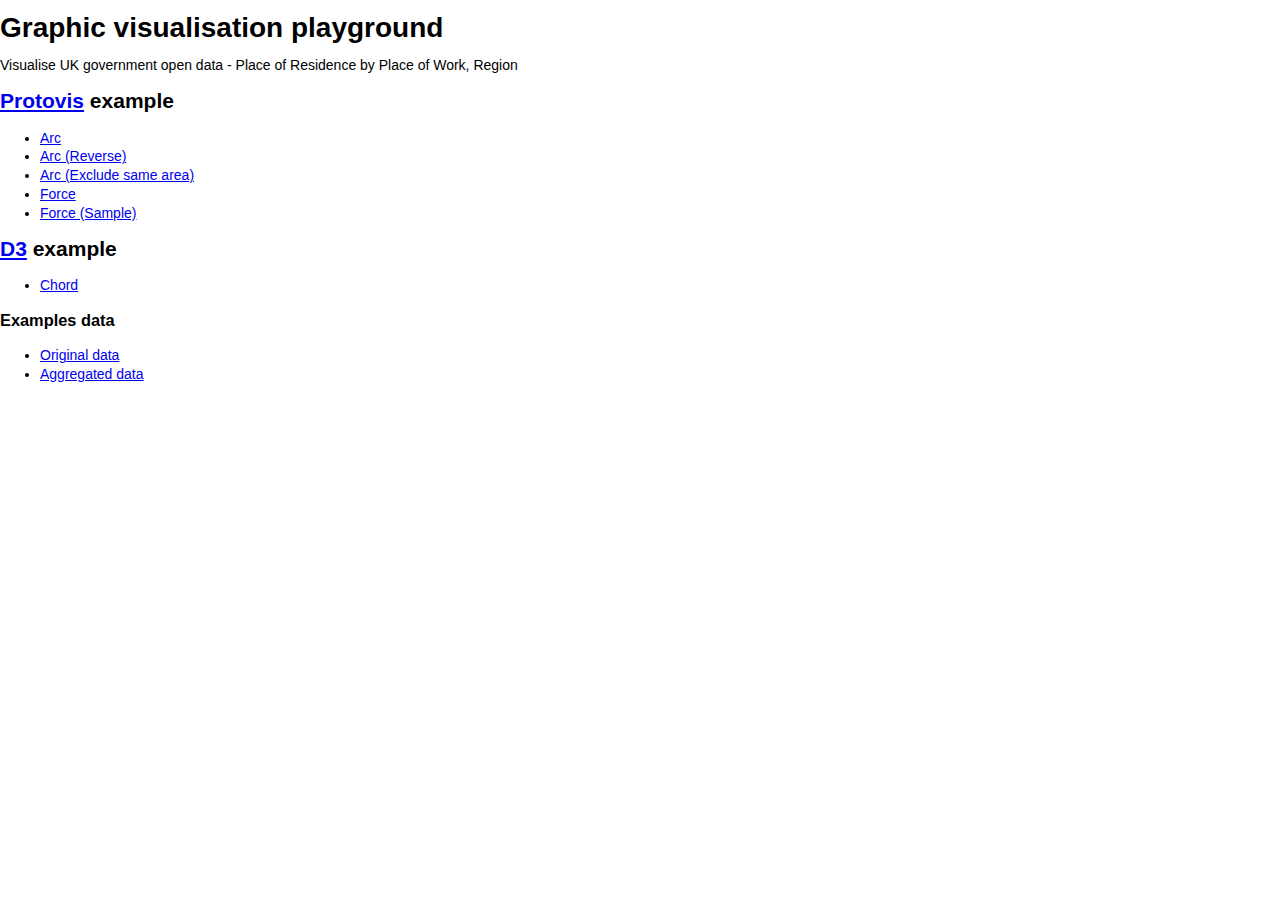
<file: index.html>
<!DOCTYPE html PUBLIC "-//W3C//DTD XHTML 1.0 Transitional//EN" "http://www.w3.org/TR/xhtml1/DTD/xhtml1-transitional.dtd">
<html xmlns="http://www.w3.org/1999/xhtml">
<head>
<title>Index</title>
<link type="text/css" rel="stylesheet" href="css/main.css" />
</head>
<body>

<h1>Graphic visualisation playground</h1>
<p>Visualise UK government open data - Place of Residence by Place of Work, Region</p>

<h2><a href="http://mbostock.github.com/protovis/">Protovis</a> example</h2>
<ul>
      <li><a href="arc.html">Arc</a></li>
      <li><a href="arc_reverse.html">Arc (Reverse)</a></li>
      <li><a href="arc_exc_same_area.html">Arc (Exclude same area)</a></li>
      <li><a href="force.html">Force</a></li>
      <li><a href="force_sample.html">Force (Sample)</a></li>
</ul>

<h2><a href="http://mbostock.github.com/d3/">D3</a> example</h2>
<ul>
      <li><a href="chord.html">Chord</a></li>
</ul>

<h3>Examples data</h3>
<ul>
      <li><a href="http://data.london.gov.uk/datastore/package/place-residence-place-work-region">Original data</a></li>
      <li><a href="http://dl.dropbox.com/u/1479848/place-residence-work-matrix-region-sorted.xls">Aggregated data</a></li>
</ul>

</body>
</html>
</file>
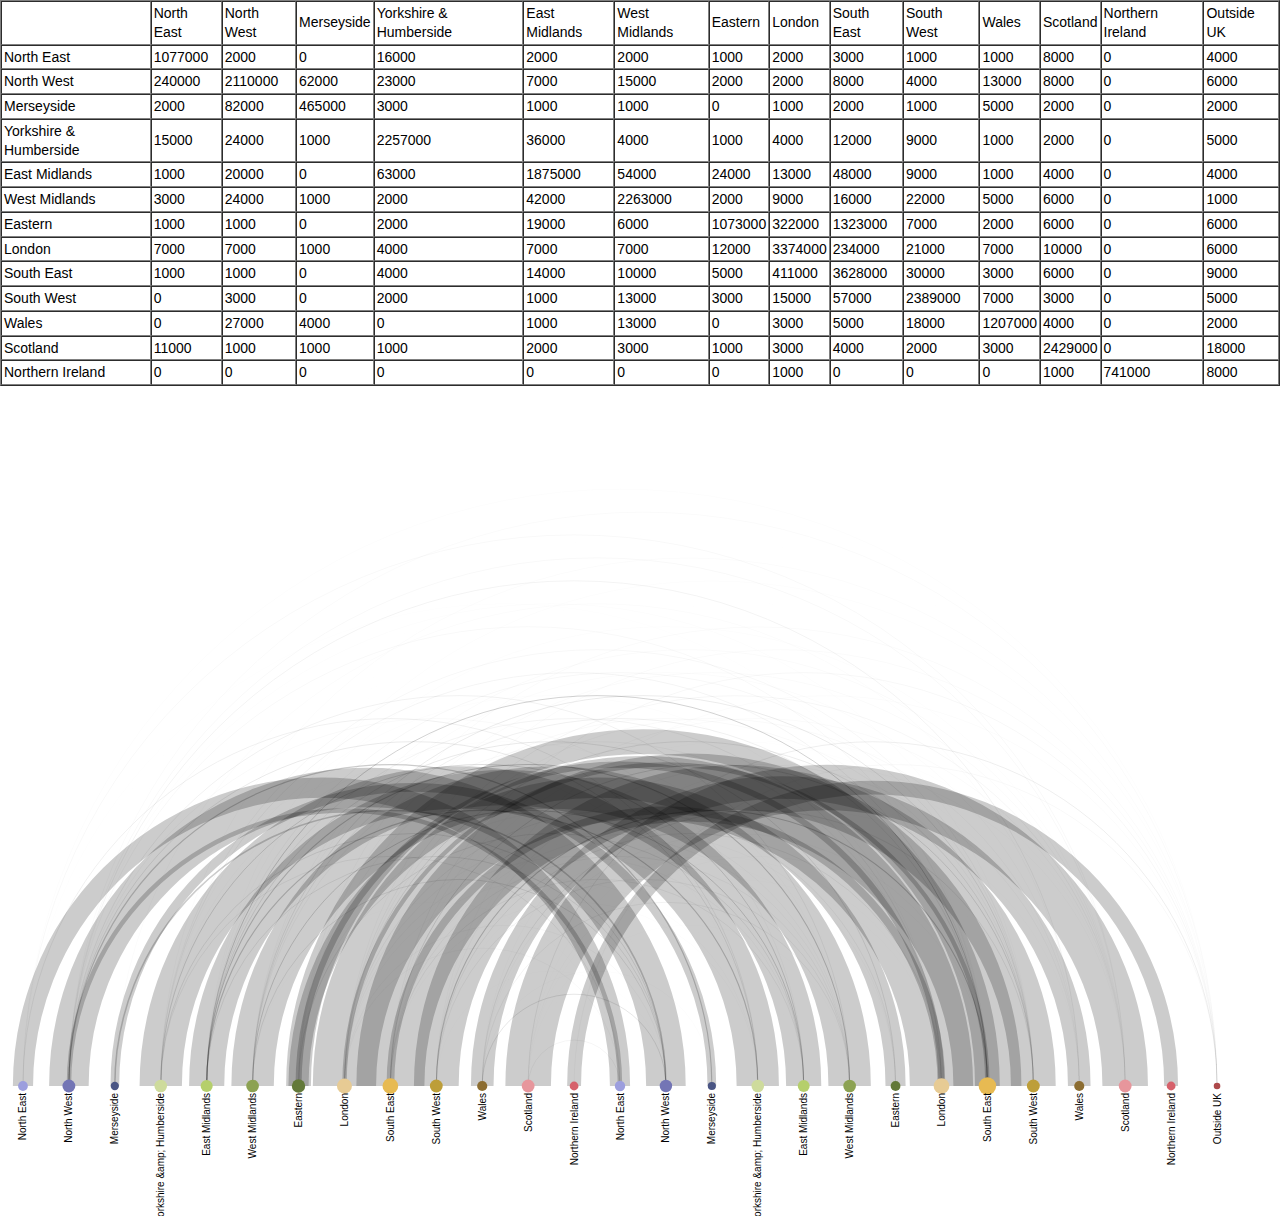
<file: arc.html>
<!DOCTYPE html PUBLIC "-//W3C//DTD XHTML 1.0 Transitional//EN" "http://www.w3.org/TR/xhtml1/DTD/xhtml1-transitional.dtd">
<html xmlns="http://www.w3.org/1999/xhtml">
<head>
<title>Arc</title>
<link type="text/css" rel="stylesheet" href="css/main.css" />
</head>
<body>

<table cellspacing="0" cellpadding="0" border="1" id="tblMain_0" class="tblGenFixed">
  <tbody>
    <tr>
    	<td></td>
      <td>North East</td>
      <td>North West</td>
      <td>Merseyside</td>
      <td>Yorkshire &amp; Humberside</td>
      <td>East Midlands</td>
      <td>West Midlands</td>
      <td>Eastern</td>
      <td>London</td>
      <td>South East</td>
      <td>South West</td>
      <td>Wales</td>
      <td>Scotland</td>
      <td>Northern Ireland</td>
      <td>Outside UK</td>
      
    </tr>
    <tr>
      <td class="s0">North East</td>
      <td class="s1">1077000</td>
      <td class="s1">2000</td>
      <td class="s1">0</td>
      <td class="s1">16000</td>
      <td class="s1">2000</td>
      <td class="s1">2000</td>
      <td class="s1">1000</td>
      <td class="s1">2000</td>
      <td class="s1">3000</td>
      <td class="s1">1000</td>
      <td class="s1">1000</td>
      <td class="s1">8000</td>
      <td class="s1">0</td>
      <td class="s1">4000</td>
    </tr>
    <tr>
      
      <td class="s0">North West</td>
      <td class="s1">240000</td>
      <td class="s1">2110000</td>
      <td class="s1">62000</td>
      <td class="s1">23000</td>
      <td class="s1">7000</td>
      <td class="s1">15000</td>
      <td class="s1">2000</td>
      <td class="s1">2000</td>
      <td class="s1">8000</td>
      <td class="s1">4000</td>
      <td class="s1">13000</td>
      <td class="s1">8000</td>
      <td class="s1">0</td>
      <td class="s1">6000</td>
    </tr>
    <tr>
      
      <td class="s0">Merseyside</td>
      <td class="s1">2000</td>
      <td class="s1">82000</td>
      <td class="s1">465000</td>
      <td class="s1">3000</td>
      <td class="s1">1000</td>
      <td class="s1">1000</td>
      <td class="s1">0</td>
      <td class="s1">1000</td>
      <td class="s1">2000</td>
      <td class="s1">1000</td>
      <td class="s1">5000</td>
      <td class="s1">2000</td>
      <td class="s1">0</td>
      <td class="s1">2000</td>
    </tr>
    <tr>
      
      <td class="s0">Yorkshire &amp; Humberside</td>
      <td class="s1">15000</td>
      <td class="s1">24000</td>
      <td class="s1">1000</td>
      <td class="s1">2257000</td>
      <td class="s1">36000</td>
      <td class="s1">4000</td>
      <td class="s1">1000</td>
      <td class="s1">4000</td>
      <td class="s1">12000</td>
      <td class="s1">9000</td>
      <td class="s1">1000</td>
      <td class="s1">2000</td>
      <td class="s1">0</td>
      <td class="s1">5000</td>
    </tr>
    <tr>
      
      <td class="s0">East Midlands</td>
      <td class="s1">1000</td>
      <td class="s1">20000</td>
      <td class="s1">0</td>
      <td class="s1">63000</td>
      <td class="s1">1875000</td>
      <td class="s1">54000</td>
      <td class="s1">24000</td>
      <td class="s1">13000</td>
      <td class="s1">48000</td>
      <td class="s1">9000</td>
      <td class="s1">1000</td>
      <td class="s1">4000</td>
      <td class="s1">0</td>
      <td class="s1">4000</td>
    </tr>
    <tr>
      
      <td class="s0">West Midlands</td>
      <td class="s1">3000</td>
      <td class="s1">24000</td>
      <td class="s1">1000</td>
      <td class="s1">2000</td>
      <td class="s1">42000</td>
      <td class="s1">2263000</td>
      <td class="s1">2000</td>
      <td class="s1">9000</td>
      <td class="s1">16000</td>
      <td class="s1">22000</td>
      <td class="s1">5000</td>
      <td class="s1">6000</td>
      <td class="s1">0</td>
      <td class="s1">1000</td>
    </tr>
    <tr>
      
      <td class="s0">Eastern</td>
      <td class="s1">1000</td>
      <td class="s1">1000</td>
      <td class="s1">0</td>
      <td class="s1">2000</td>
      <td class="s1">19000</td>
      <td class="s1">6000</td>
      <td class="s1">1073000</td>
      <td class="s1">322000</td>
      <td class="s1">1323000</td>
      <td class="s1">7000</td>
      <td class="s1">2000</td>
      <td class="s1">6000</td>
      <td class="s1">0</td>
      <td class="s1">6000</td>
    </tr>
    <tr>
      
      <td class="s0">London</td>
      <td class="s1">7000</td>
      <td class="s1">7000</td>
      <td class="s1">1000</td>
      <td class="s1">4000</td>
      <td class="s1">7000</td>
      <td class="s1">7000</td>
      <td class="s1">12000</td>
      <td class="s1">3374000</td>
      <td class="s1">234000</td>
      <td class="s1">21000</td>
      <td class="s1">7000</td>
      <td class="s1">10000</td>
      <td class="s1">0</td>
      <td class="s1">6000</td>
    </tr>
    <tr>
      
      <td class="s0">South East</td>
      <td class="s1">1000</td>
      <td class="s1">1000</td>
      <td class="s1">0</td>
      <td class="s1">4000</td>
      <td class="s1">14000</td>
      <td class="s1">10000</td>
      <td class="s1">5000</td>
      <td class="s1">411000</td>
      <td class="s1">3628000</td>
      <td class="s1">30000</td>
      <td class="s1">3000</td>
      <td class="s1">6000</td>
      <td class="s1">0</td>
      <td class="s1">9000</td>
    </tr>
    <tr>
      
      <td class="s0">South West</td>
      <td class="s1">0</td>
      <td class="s1">3000</td>
      <td class="s1">0</td>
      <td class="s1">2000</td>
      <td class="s1">1000</td>
      <td class="s1">13000</td>
      <td class="s1">3000</td>
      <td class="s1">15000</td>
      <td class="s1">57000</td>
      <td class="s1">2389000</td>
      <td class="s1">7000</td>
      <td class="s1">3000</td>
      <td class="s1">0</td>
      <td class="s1">5000</td>
    </tr>
    <tr>
      
      <td class="s0">Wales</td>
      <td class="s1">0</td>
      <td class="s1">27000</td>
      <td class="s1">4000</td>
      <td class="s1">0</td>
      <td class="s1">1000</td>
      <td class="s1">13000</td>
      <td class="s1">0</td>
      <td class="s1">3000</td>
      <td class="s1">5000</td>
      <td class="s1">18000</td>
      <td class="s1">1207000</td>
      <td class="s1">4000</td>
      <td class="s1">0</td>
      <td class="s1">2000</td>
    </tr>
    <tr>
      
      <td class="s0">Scotland</td>
      <td class="s1">11000</td>
      <td class="s1">1000</td>
      <td class="s1">1000</td>
      <td class="s1">1000</td>
      <td class="s1">2000</td>
      <td class="s1">3000</td>
      <td class="s1">1000</td>
      <td class="s1">3000</td>
      <td class="s1">4000</td>
      <td class="s1">2000</td>
      <td class="s1">3000</td>
      <td class="s1">2429000</td>
      <td class="s1">0</td>
      <td class="s1">18000</td>
    </tr>
    <tr>
      
      <td class="s0">Northern Ireland</td>
      <td class="s1">0</td>
      <td class="s1">0</td>
      <td class="s1">0</td>
      <td class="s1">0</td>
      <td class="s1">0</td>
      <td class="s1">0</td>
      <td class="s1">0</td>
      <td class="s1">1000</td>
      <td class="s1">0</td>
      <td class="s1">0</td>
      <td class="s1">0</td>
      <td class="s1">1000</td>
      <td class="s1">741000</td>
      <td class="s1">8000</td>
    </tr>
  </tbody>
</table>


<script type="text/javascript" src="js/jquery-1.5.2.js"></script>
<script type="text/javascript" src="js/protovis-r3.2.js"></script>
<script type="text/javascript" src="js/arc.js"></script>

</body>
</html>
</file>
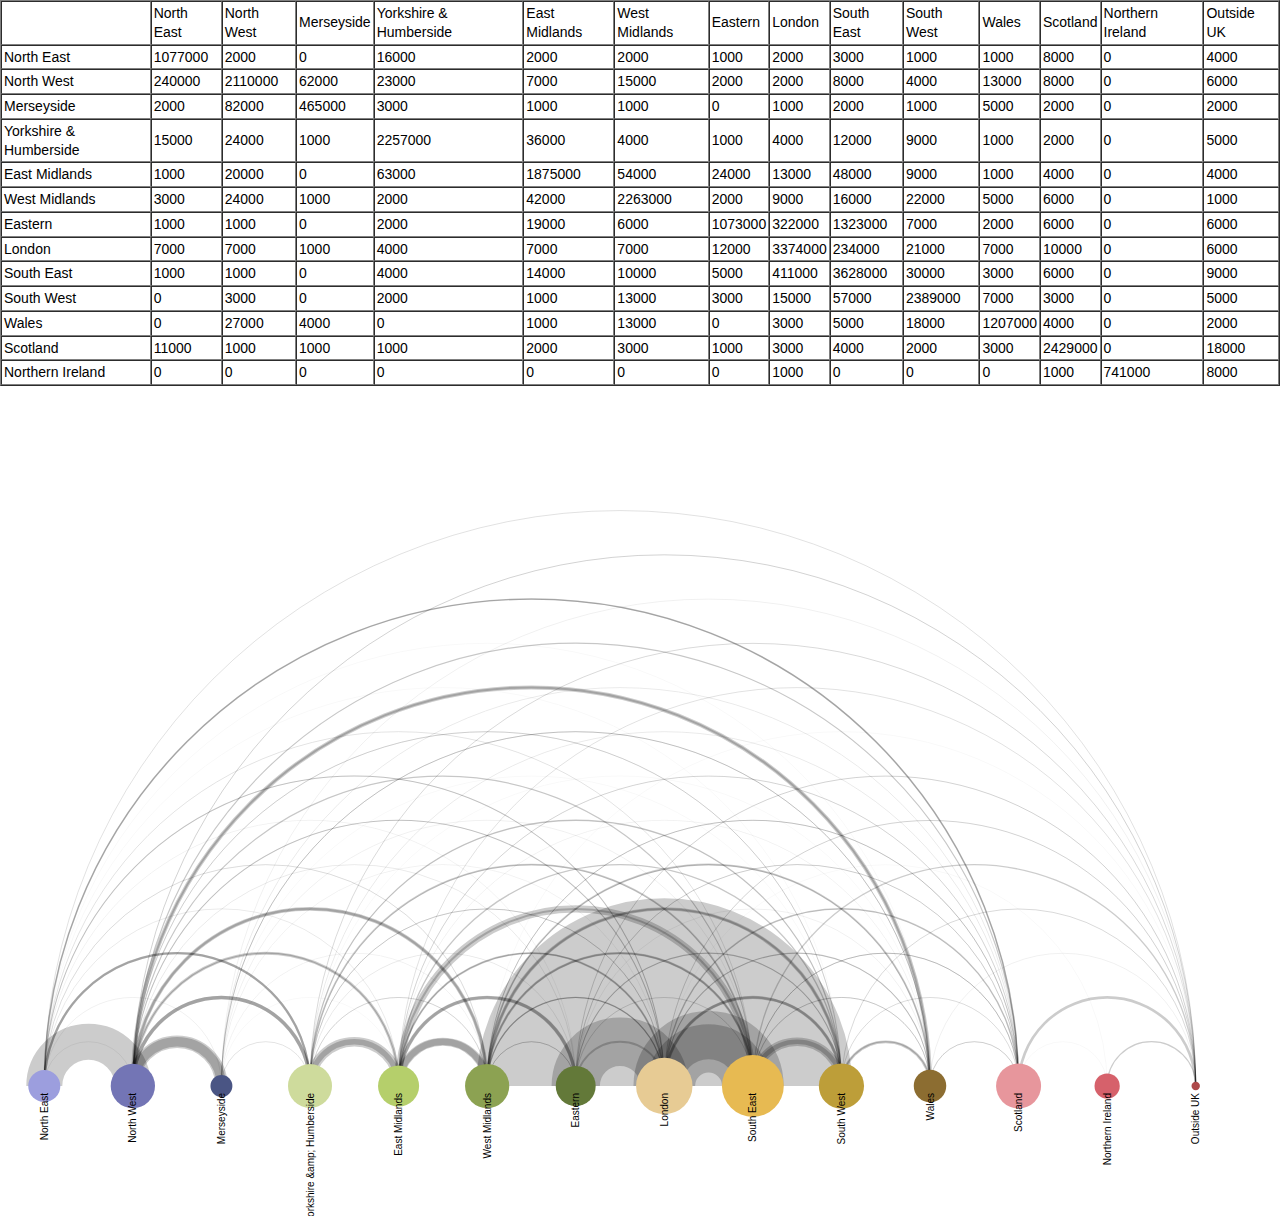
<file: arc_exc_same_area.html>
<!DOCTYPE html PUBLIC "-//W3C//DTD XHTML 1.0 Transitional//EN" "http://www.w3.org/TR/xhtml1/DTD/xhtml1-transitional.dtd">
<html xmlns="http://www.w3.org/1999/xhtml">
<head>
<title>Arc</title>
<link type="text/css" rel="stylesheet" href="css/main.css" />
</head>
<body>

<table cellspacing="0" cellpadding="0" border="1" id="tblMain_0" class="tblGenFixed">
  <tbody>
    <tr>
    	<td></td>
      <td>North East</td>
      <td>North West</td>
      <td>Merseyside</td>
      <td>Yorkshire &amp; Humberside</td>
      <td>East Midlands</td>
      <td>West Midlands</td>
      <td>Eastern</td>
      <td>London</td>
      <td>South East</td>
      <td>South West</td>
      <td>Wales</td>
      <td>Scotland</td>
      <td>Northern Ireland</td>
      <td>Outside UK</td>
      
    </tr>
    <tr>
      <td class="s0">North East</td>
      <td class="s1">1077000</td>
      <td class="s1">2000</td>
      <td class="s1">0</td>
      <td class="s1">16000</td>
      <td class="s1">2000</td>
      <td class="s1">2000</td>
      <td class="s1">1000</td>
      <td class="s1">2000</td>
      <td class="s1">3000</td>
      <td class="s1">1000</td>
      <td class="s1">1000</td>
      <td class="s1">8000</td>
      <td class="s1">0</td>
      <td class="s1">4000</td>
    </tr>
    <tr>
      
      <td class="s0">North West</td>
      <td class="s1">240000</td>
      <td class="s1">2110000</td>
      <td class="s1">62000</td>
      <td class="s1">23000</td>
      <td class="s1">7000</td>
      <td class="s1">15000</td>
      <td class="s1">2000</td>
      <td class="s1">2000</td>
      <td class="s1">8000</td>
      <td class="s1">4000</td>
      <td class="s1">13000</td>
      <td class="s1">8000</td>
      <td class="s1">0</td>
      <td class="s1">6000</td>
    </tr>
    <tr>
      
      <td class="s0">Merseyside</td>
      <td class="s1">2000</td>
      <td class="s1">82000</td>
      <td class="s1">465000</td>
      <td class="s1">3000</td>
      <td class="s1">1000</td>
      <td class="s1">1000</td>
      <td class="s1">0</td>
      <td class="s1">1000</td>
      <td class="s1">2000</td>
      <td class="s1">1000</td>
      <td class="s1">5000</td>
      <td class="s1">2000</td>
      <td class="s1">0</td>
      <td class="s1">2000</td>
    </tr>
    <tr>
      
      <td class="s0">Yorkshire &amp; Humberside</td>
      <td class="s1">15000</td>
      <td class="s1">24000</td>
      <td class="s1">1000</td>
      <td class="s1">2257000</td>
      <td class="s1">36000</td>
      <td class="s1">4000</td>
      <td class="s1">1000</td>
      <td class="s1">4000</td>
      <td class="s1">12000</td>
      <td class="s1">9000</td>
      <td class="s1">1000</td>
      <td class="s1">2000</td>
      <td class="s1">0</td>
      <td class="s1">5000</td>
    </tr>
    <tr>
      
      <td class="s0">East Midlands</td>
      <td class="s1">1000</td>
      <td class="s1">20000</td>
      <td class="s1">0</td>
      <td class="s1">63000</td>
      <td class="s1">1875000</td>
      <td class="s1">54000</td>
      <td class="s1">24000</td>
      <td class="s1">13000</td>
      <td class="s1">48000</td>
      <td class="s1">9000</td>
      <td class="s1">1000</td>
      <td class="s1">4000</td>
      <td class="s1">0</td>
      <td class="s1">4000</td>
    </tr>
    <tr>
      
      <td class="s0">West Midlands</td>
      <td class="s1">3000</td>
      <td class="s1">24000</td>
      <td class="s1">1000</td>
      <td class="s1">2000</td>
      <td class="s1">42000</td>
      <td class="s1">2263000</td>
      <td class="s1">2000</td>
      <td class="s1">9000</td>
      <td class="s1">16000</td>
      <td class="s1">22000</td>
      <td class="s1">5000</td>
      <td class="s1">6000</td>
      <td class="s1">0</td>
      <td class="s1">1000</td>
    </tr>
    <tr>
      
      <td class="s0">Eastern</td>
      <td class="s1">1000</td>
      <td class="s1">1000</td>
      <td class="s1">0</td>
      <td class="s1">2000</td>
      <td class="s1">19000</td>
      <td class="s1">6000</td>
      <td class="s1">1073000</td>
      <td class="s1">322000</td>
      <td class="s1">1323000</td>
      <td class="s1">7000</td>
      <td class="s1">2000</td>
      <td class="s1">6000</td>
      <td class="s1">0</td>
      <td class="s1">6000</td>
    </tr>
    <tr>
      
      <td class="s0">London</td>
      <td class="s1">7000</td>
      <td class="s1">7000</td>
      <td class="s1">1000</td>
      <td class="s1">4000</td>
      <td class="s1">7000</td>
      <td class="s1">7000</td>
      <td class="s1">12000</td>
      <td class="s1">3374000</td>
      <td class="s1">234000</td>
      <td class="s1">21000</td>
      <td class="s1">7000</td>
      <td class="s1">10000</td>
      <td class="s1">0</td>
      <td class="s1">6000</td>
    </tr>
    <tr>
      
      <td class="s0">South East</td>
      <td class="s1">1000</td>
      <td class="s1">1000</td>
      <td class="s1">0</td>
      <td class="s1">4000</td>
      <td class="s1">14000</td>
      <td class="s1">10000</td>
      <td class="s1">5000</td>
      <td class="s1">411000</td>
      <td class="s1">3628000</td>
      <td class="s1">30000</td>
      <td class="s1">3000</td>
      <td class="s1">6000</td>
      <td class="s1">0</td>
      <td class="s1">9000</td>
    </tr>
    <tr>
      
      <td class="s0">South West</td>
      <td class="s1">0</td>
      <td class="s1">3000</td>
      <td class="s1">0</td>
      <td class="s1">2000</td>
      <td class="s1">1000</td>
      <td class="s1">13000</td>
      <td class="s1">3000</td>
      <td class="s1">15000</td>
      <td class="s1">57000</td>
      <td class="s1">2389000</td>
      <td class="s1">7000</td>
      <td class="s1">3000</td>
      <td class="s1">0</td>
      <td class="s1">5000</td>
    </tr>
    <tr>
      
      <td class="s0">Wales</td>
      <td class="s1">0</td>
      <td class="s1">27000</td>
      <td class="s1">4000</td>
      <td class="s1">0</td>
      <td class="s1">1000</td>
      <td class="s1">13000</td>
      <td class="s1">0</td>
      <td class="s1">3000</td>
      <td class="s1">5000</td>
      <td class="s1">18000</td>
      <td class="s1">1207000</td>
      <td class="s1">4000</td>
      <td class="s1">0</td>
      <td class="s1">2000</td>
    </tr>
    <tr>
      
      <td class="s0">Scotland</td>
      <td class="s1">11000</td>
      <td class="s1">1000</td>
      <td class="s1">1000</td>
      <td class="s1">1000</td>
      <td class="s1">2000</td>
      <td class="s1">3000</td>
      <td class="s1">1000</td>
      <td class="s1">3000</td>
      <td class="s1">4000</td>
      <td class="s1">2000</td>
      <td class="s1">3000</td>
      <td class="s1">2429000</td>
      <td class="s1">0</td>
      <td class="s1">18000</td>
    </tr>
    <tr>
      
      <td class="s0">Northern Ireland</td>
      <td class="s1">0</td>
      <td class="s1">0</td>
      <td class="s1">0</td>
      <td class="s1">0</td>
      <td class="s1">0</td>
      <td class="s1">0</td>
      <td class="s1">0</td>
      <td class="s1">1000</td>
      <td class="s1">0</td>
      <td class="s1">0</td>
      <td class="s1">0</td>
      <td class="s1">1000</td>
      <td class="s1">741000</td>
      <td class="s1">8000</td>
    </tr>
  </tbody>
</table>


<script type="text/javascript" src="js/jquery-1.5.2.js"></script>
<script type="text/javascript" src="js/protovis-r3.2.js"></script>
<script type="text/javascript" src="js/arc_exc_same_area.js"></script>

</body>
</html>
</file>
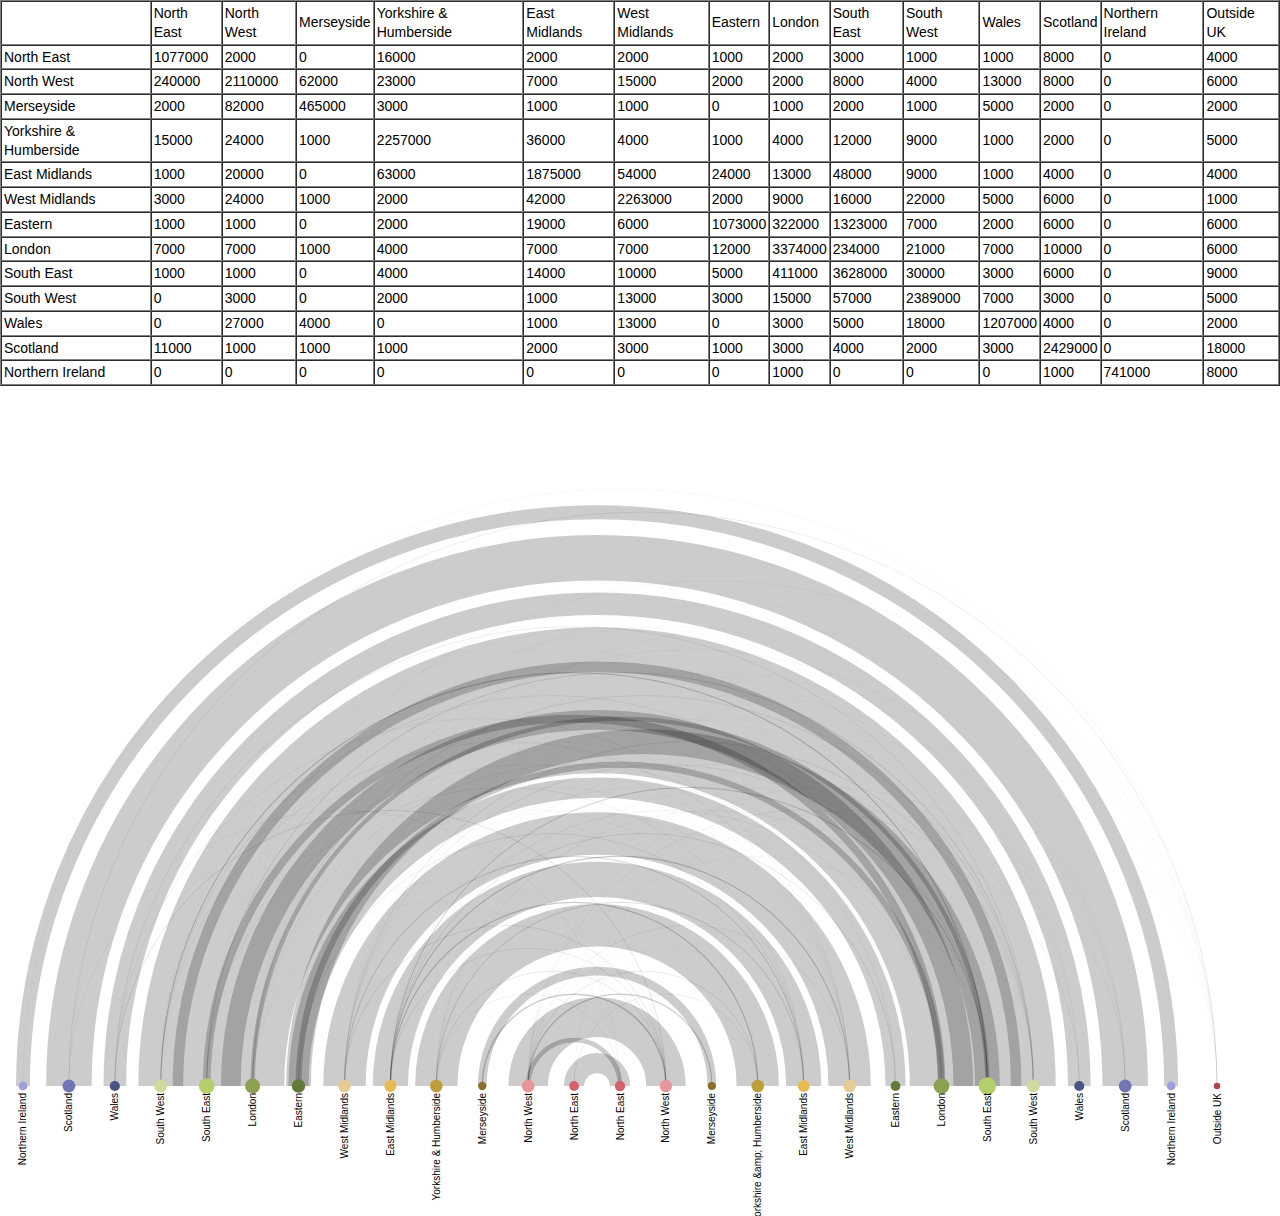
<file: arc_reverse.html>
<!DOCTYPE html PUBLIC "-//W3C//DTD XHTML 1.0 Transitional//EN" "http://www.w3.org/TR/xhtml1/DTD/xhtml1-transitional.dtd">
<html xmlns="http://www.w3.org/1999/xhtml">
<head>
<title>Arc</title>
<link type="text/css" rel="stylesheet" href="css/main.css" />
</head>
<body>

<table cellspacing="0" cellpadding="0" border="1" id="tblMain_0" class="tblGenFixed">
  <tbody>
    <tr>
    	<td></td>
      <td>North East</td>
      <td>North West</td>
      <td>Merseyside</td>
      <td>Yorkshire &amp; Humberside</td>
      <td>East Midlands</td>
      <td>West Midlands</td>
      <td>Eastern</td>
      <td>London</td>
      <td>South East</td>
      <td>South West</td>
      <td>Wales</td>
      <td>Scotland</td>
      <td>Northern Ireland</td>
      <td>Outside UK</td>
      
    </tr>
    <tr>
      <td class="s0">North East</td>
      <td class="s1">1077000</td>
      <td class="s1">2000</td>
      <td class="s1">0</td>
      <td class="s1">16000</td>
      <td class="s1">2000</td>
      <td class="s1">2000</td>
      <td class="s1">1000</td>
      <td class="s1">2000</td>
      <td class="s1">3000</td>
      <td class="s1">1000</td>
      <td class="s1">1000</td>
      <td class="s1">8000</td>
      <td class="s1">0</td>
      <td class="s1">4000</td>
    </tr>
    <tr>
      
      <td class="s0">North West</td>
      <td class="s1">240000</td>
      <td class="s1">2110000</td>
      <td class="s1">62000</td>
      <td class="s1">23000</td>
      <td class="s1">7000</td>
      <td class="s1">15000</td>
      <td class="s1">2000</td>
      <td class="s1">2000</td>
      <td class="s1">8000</td>
      <td class="s1">4000</td>
      <td class="s1">13000</td>
      <td class="s1">8000</td>
      <td class="s1">0</td>
      <td class="s1">6000</td>
    </tr>
    <tr>
      
      <td class="s0">Merseyside</td>
      <td class="s1">2000</td>
      <td class="s1">82000</td>
      <td class="s1">465000</td>
      <td class="s1">3000</td>
      <td class="s1">1000</td>
      <td class="s1">1000</td>
      <td class="s1">0</td>
      <td class="s1">1000</td>
      <td class="s1">2000</td>
      <td class="s1">1000</td>
      <td class="s1">5000</td>
      <td class="s1">2000</td>
      <td class="s1">0</td>
      <td class="s1">2000</td>
    </tr>
    <tr>
      
      <td class="s0">Yorkshire &amp; Humberside</td>
      <td class="s1">15000</td>
      <td class="s1">24000</td>
      <td class="s1">1000</td>
      <td class="s1">2257000</td>
      <td class="s1">36000</td>
      <td class="s1">4000</td>
      <td class="s1">1000</td>
      <td class="s1">4000</td>
      <td class="s1">12000</td>
      <td class="s1">9000</td>
      <td class="s1">1000</td>
      <td class="s1">2000</td>
      <td class="s1">0</td>
      <td class="s1">5000</td>
    </tr>
    <tr>
      
      <td class="s0">East Midlands</td>
      <td class="s1">1000</td>
      <td class="s1">20000</td>
      <td class="s1">0</td>
      <td class="s1">63000</td>
      <td class="s1">1875000</td>
      <td class="s1">54000</td>
      <td class="s1">24000</td>
      <td class="s1">13000</td>
      <td class="s1">48000</td>
      <td class="s1">9000</td>
      <td class="s1">1000</td>
      <td class="s1">4000</td>
      <td class="s1">0</td>
      <td class="s1">4000</td>
    </tr>
    <tr>
      
      <td class="s0">West Midlands</td>
      <td class="s1">3000</td>
      <td class="s1">24000</td>
      <td class="s1">1000</td>
      <td class="s1">2000</td>
      <td class="s1">42000</td>
      <td class="s1">2263000</td>
      <td class="s1">2000</td>
      <td class="s1">9000</td>
      <td class="s1">16000</td>
      <td class="s1">22000</td>
      <td class="s1">5000</td>
      <td class="s1">6000</td>
      <td class="s1">0</td>
      <td class="s1">1000</td>
    </tr>
    <tr>
      
      <td class="s0">Eastern</td>
      <td class="s1">1000</td>
      <td class="s1">1000</td>
      <td class="s1">0</td>
      <td class="s1">2000</td>
      <td class="s1">19000</td>
      <td class="s1">6000</td>
      <td class="s1">1073000</td>
      <td class="s1">322000</td>
      <td class="s1">1323000</td>
      <td class="s1">7000</td>
      <td class="s1">2000</td>
      <td class="s1">6000</td>
      <td class="s1">0</td>
      <td class="s1">6000</td>
    </tr>
    <tr>
      
      <td class="s0">London</td>
      <td class="s1">7000</td>
      <td class="s1">7000</td>
      <td class="s1">1000</td>
      <td class="s1">4000</td>
      <td class="s1">7000</td>
      <td class="s1">7000</td>
      <td class="s1">12000</td>
      <td class="s1">3374000</td>
      <td class="s1">234000</td>
      <td class="s1">21000</td>
      <td class="s1">7000</td>
      <td class="s1">10000</td>
      <td class="s1">0</td>
      <td class="s1">6000</td>
    </tr>
    <tr>
      
      <td class="s0">South East</td>
      <td class="s1">1000</td>
      <td class="s1">1000</td>
      <td class="s1">0</td>
      <td class="s1">4000</td>
      <td class="s1">14000</td>
      <td class="s1">10000</td>
      <td class="s1">5000</td>
      <td class="s1">411000</td>
      <td class="s1">3628000</td>
      <td class="s1">30000</td>
      <td class="s1">3000</td>
      <td class="s1">6000</td>
      <td class="s1">0</td>
      <td class="s1">9000</td>
    </tr>
    <tr>
      
      <td class="s0">South West</td>
      <td class="s1">0</td>
      <td class="s1">3000</td>
      <td class="s1">0</td>
      <td class="s1">2000</td>
      <td class="s1">1000</td>
      <td class="s1">13000</td>
      <td class="s1">3000</td>
      <td class="s1">15000</td>
      <td class="s1">57000</td>
      <td class="s1">2389000</td>
      <td class="s1">7000</td>
      <td class="s1">3000</td>
      <td class="s1">0</td>
      <td class="s1">5000</td>
    </tr>
    <tr>
      
      <td class="s0">Wales</td>
      <td class="s1">0</td>
      <td class="s1">27000</td>
      <td class="s1">4000</td>
      <td class="s1">0</td>
      <td class="s1">1000</td>
      <td class="s1">13000</td>
      <td class="s1">0</td>
      <td class="s1">3000</td>
      <td class="s1">5000</td>
      <td class="s1">18000</td>
      <td class="s1">1207000</td>
      <td class="s1">4000</td>
      <td class="s1">0</td>
      <td class="s1">2000</td>
    </tr>
    <tr>
      
      <td class="s0">Scotland</td>
      <td class="s1">11000</td>
      <td class="s1">1000</td>
      <td class="s1">1000</td>
      <td class="s1">1000</td>
      <td class="s1">2000</td>
      <td class="s1">3000</td>
      <td class="s1">1000</td>
      <td class="s1">3000</td>
      <td class="s1">4000</td>
      <td class="s1">2000</td>
      <td class="s1">3000</td>
      <td class="s1">2429000</td>
      <td class="s1">0</td>
      <td class="s1">18000</td>
    </tr>
    <tr>
      
      <td class="s0">Northern Ireland</td>
      <td class="s1">0</td>
      <td class="s1">0</td>
      <td class="s1">0</td>
      <td class="s1">0</td>
      <td class="s1">0</td>
      <td class="s1">0</td>
      <td class="s1">0</td>
      <td class="s1">1000</td>
      <td class="s1">0</td>
      <td class="s1">0</td>
      <td class="s1">0</td>
      <td class="s1">1000</td>
      <td class="s1">741000</td>
      <td class="s1">8000</td>
    </tr>
  </tbody>
</table>


<script type="text/javascript" src="js/jquery-1.5.2.js"></script>
<script type="text/javascript" src="js/protovis-r3.2.js"></script>
<script type="text/javascript" src="js/arc_reverse.js"></script>

</body>
</html>
</file>
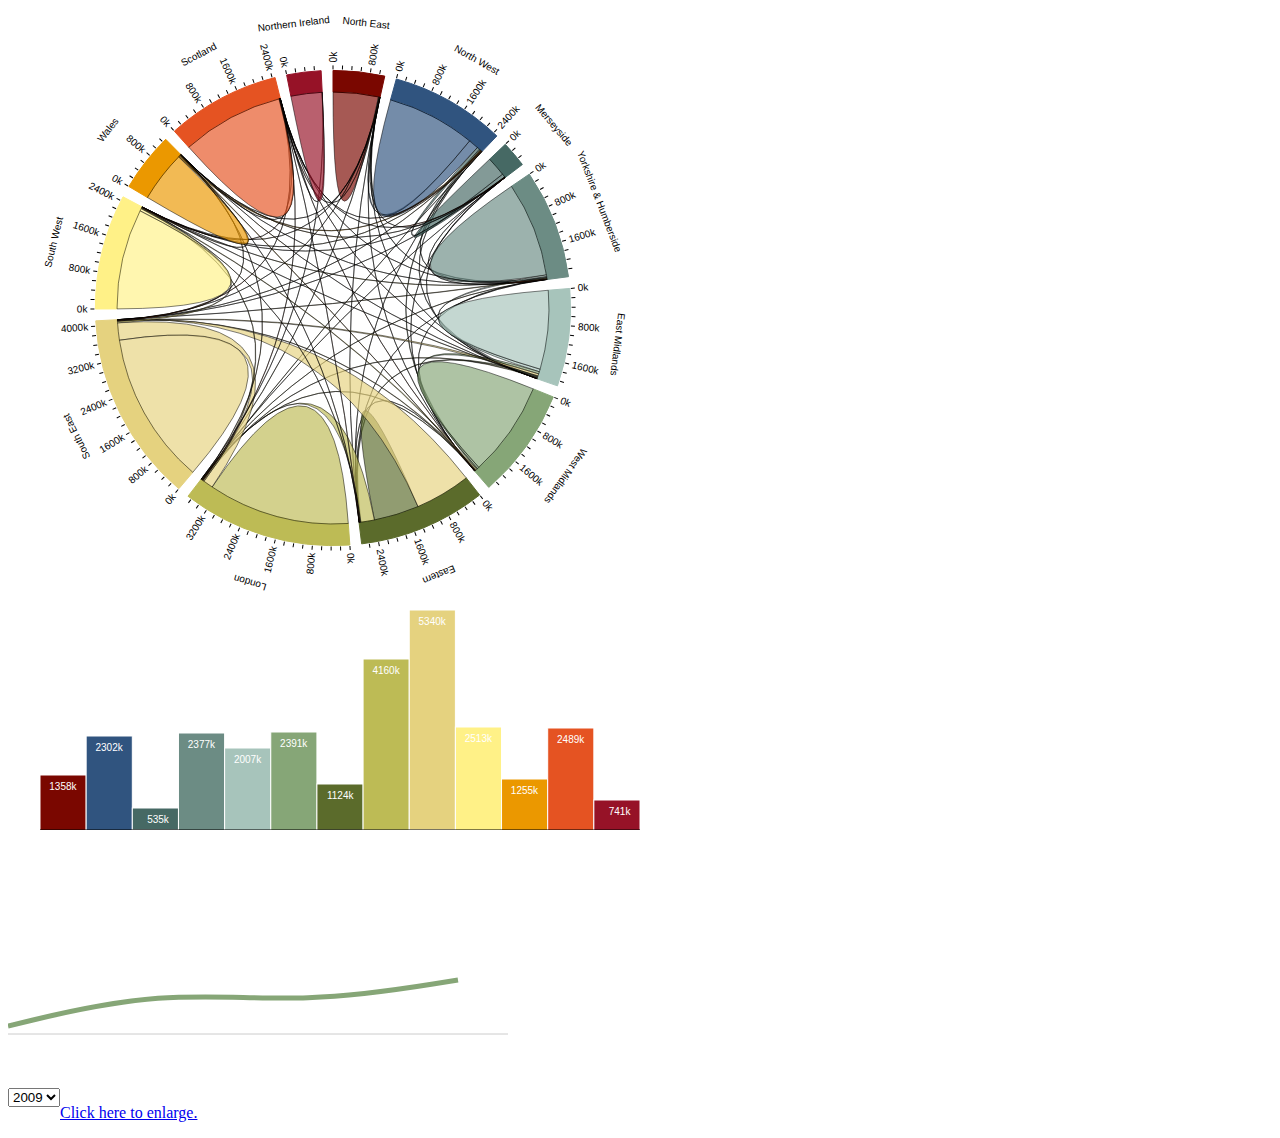
<file: chord.html>
<!DOCTYPE html PUBLIC "-//W3C//DTD HTML 4.01//EN">
<html>
	<head>
		<meta http-equiv="Content-type" content="text/html; charset=utf-8">
		<title>Chord Diagram</title>
		<link type="text/css" rel="stylesheet" href="chord_files/chord.css">
		<style type="text/css" media="screen">
			#chart, #chart_year { float: left; }
			.chart {
				font: 10px sans-serif;
			}
			.chart rect {
				stroke: white;
			 }
			.chart text.bar {
				fill: white;
			}
		</style>
		<script type="text/javascript" src="chord_files/d3.js"></script>
		<script type="text/javascript" src="chord_files/d3.layout.js"></script>
	</head>
	<body>
		<div id="chart"></div>
		<div id="barChart"></div>
		<div id="lineChart"></div>
		
		<select name="chart_year" id="chart_year">
			<option value="2009">2009</option>
			<option value="2008">2008</option>
			<option value="2007">2007</option>
			<option value="2006">2006</option>
			<option value="2005">2005</option>
			<option value="2004">2004</option>
		</select>
		
		<p><a id="enlargeChart" href="#">Click here to enlarge.</a></p>
		
		<script type="text/javascript" src="chord_files/chord.js"></script>
		<script type="text/javascript" src="chord_files/line_test.js"></script>
		<script type="text/javascript" src="chord_files/bar_test.js"></script>
	</body>
</html>
</file>
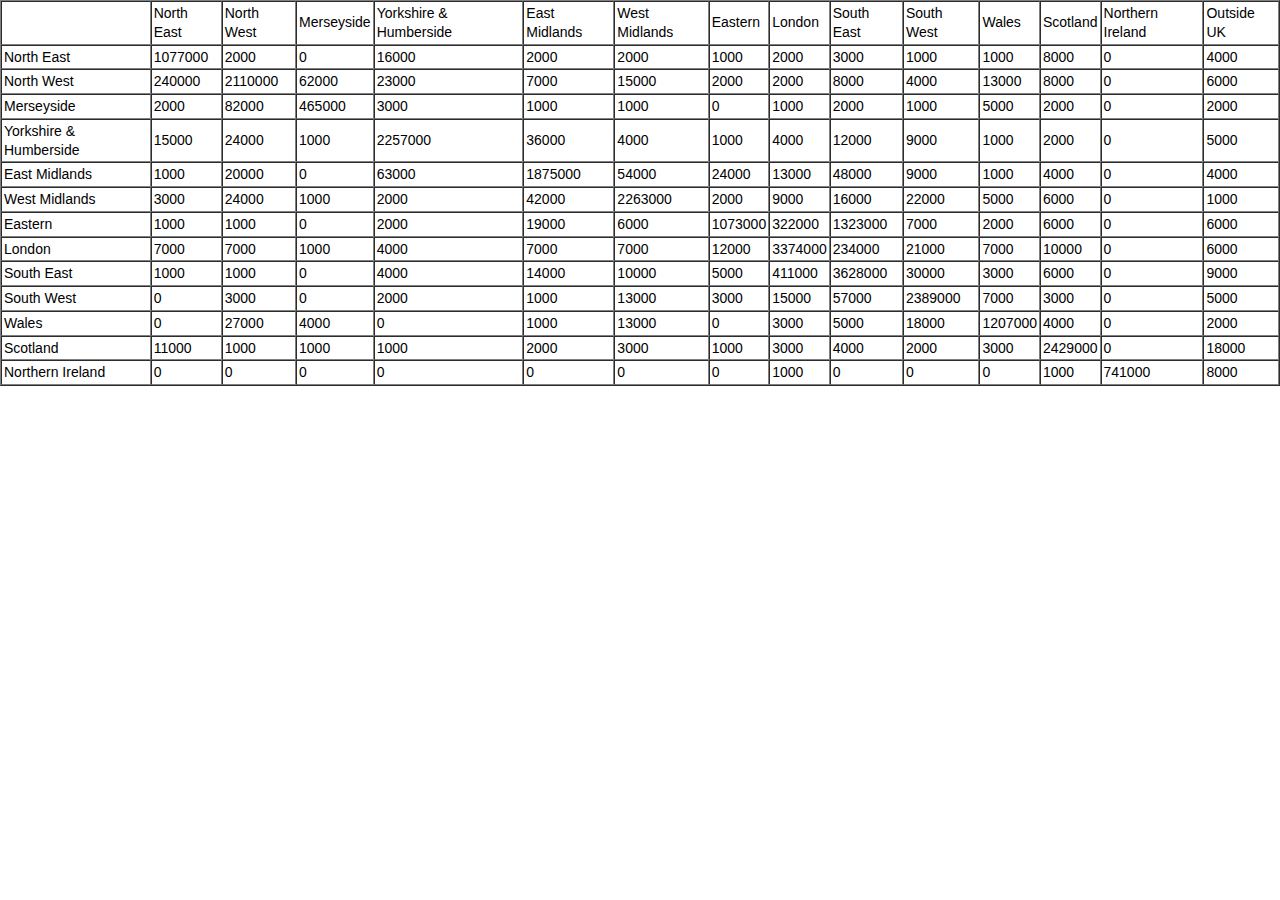
<file: force.html>
<!DOCTYPE html PUBLIC "-//W3C//DTD XHTML 1.0 Transitional//EN" "http://www.w3.org/TR/xhtml1/DTD/xhtml1-transitional.dtd">
<html xmlns="http://www.w3.org/1999/xhtml">
<head>
<title>Force</title>
<link type="text/css" rel="stylesheet" href="css/main.css" />
</head>
<body>

<table cellspacing="0" cellpadding="0" border="1" id="tblMain_0" class="tblGenFixed">
  <tbody>
    <tr>
    	<td></td>
      <td>North East</td>
      <td>North West</td>
      <td>Merseyside</td>
      <td>Yorkshire &amp; Humberside</td>
      <td>East Midlands</td>
      <td>West Midlands</td>
      <td>Eastern</td>
      <td>London</td>
      <td>South East</td>
      <td>South West</td>
      <td>Wales</td>
      <td>Scotland</td>
      <td>Northern Ireland</td>
      <td>Outside UK</td>
      
    </tr>
    <tr>
      <td class="s0">North East</td>
      <td class="s1">1077000</td>
      <td class="s1">2000</td>
      <td class="s1">0</td>
      <td class="s1">16000</td>
      <td class="s1">2000</td>
      <td class="s1">2000</td>
      <td class="s1">1000</td>
      <td class="s1">2000</td>
      <td class="s1">3000</td>
      <td class="s1">1000</td>
      <td class="s1">1000</td>
      <td class="s1">8000</td>
      <td class="s1">0</td>
      <td class="s1">4000</td>
    </tr>
    <tr>
      
      <td class="s0">North West</td>
      <td class="s1">240000</td>
      <td class="s1">2110000</td>
      <td class="s1">62000</td>
      <td class="s1">23000</td>
      <td class="s1">7000</td>
      <td class="s1">15000</td>
      <td class="s1">2000</td>
      <td class="s1">2000</td>
      <td class="s1">8000</td>
      <td class="s1">4000</td>
      <td class="s1">13000</td>
      <td class="s1">8000</td>
      <td class="s1">0</td>
      <td class="s1">6000</td>
    </tr>
    <tr>
      
      <td class="s0">Merseyside</td>
      <td class="s1">2000</td>
      <td class="s1">82000</td>
      <td class="s1">465000</td>
      <td class="s1">3000</td>
      <td class="s1">1000</td>
      <td class="s1">1000</td>
      <td class="s1">0</td>
      <td class="s1">1000</td>
      <td class="s1">2000</td>
      <td class="s1">1000</td>
      <td class="s1">5000</td>
      <td class="s1">2000</td>
      <td class="s1">0</td>
      <td class="s1">2000</td>
    </tr>
    <tr>
      
      <td class="s0">Yorkshire &amp; Humberside</td>
      <td class="s1">15000</td>
      <td class="s1">24000</td>
      <td class="s1">1000</td>
      <td class="s1">2257000</td>
      <td class="s1">36000</td>
      <td class="s1">4000</td>
      <td class="s1">1000</td>
      <td class="s1">4000</td>
      <td class="s1">12000</td>
      <td class="s1">9000</td>
      <td class="s1">1000</td>
      <td class="s1">2000</td>
      <td class="s1">0</td>
      <td class="s1">5000</td>
    </tr>
    <tr>
      
      <td class="s0">East Midlands</td>
      <td class="s1">1000</td>
      <td class="s1">20000</td>
      <td class="s1">0</td>
      <td class="s1">63000</td>
      <td class="s1">1875000</td>
      <td class="s1">54000</td>
      <td class="s1">24000</td>
      <td class="s1">13000</td>
      <td class="s1">48000</td>
      <td class="s1">9000</td>
      <td class="s1">1000</td>
      <td class="s1">4000</td>
      <td class="s1">0</td>
      <td class="s1">4000</td>
    </tr>
    <tr>
      
      <td class="s0">West Midlands</td>
      <td class="s1">3000</td>
      <td class="s1">24000</td>
      <td class="s1">1000</td>
      <td class="s1">2000</td>
      <td class="s1">42000</td>
      <td class="s1">2263000</td>
      <td class="s1">2000</td>
      <td class="s1">9000</td>
      <td class="s1">16000</td>
      <td class="s1">22000</td>
      <td class="s1">5000</td>
      <td class="s1">6000</td>
      <td class="s1">0</td>
      <td class="s1">1000</td>
    </tr>
    <tr>
      
      <td class="s0">Eastern</td>
      <td class="s1">1000</td>
      <td class="s1">1000</td>
      <td class="s1">0</td>
      <td class="s1">2000</td>
      <td class="s1">19000</td>
      <td class="s1">6000</td>
      <td class="s1">1073000</td>
      <td class="s1">322000</td>
      <td class="s1">1323000</td>
      <td class="s1">7000</td>
      <td class="s1">2000</td>
      <td class="s1">6000</td>
      <td class="s1">0</td>
      <td class="s1">6000</td>
    </tr>
    <tr>
      
      <td class="s0">London</td>
      <td class="s1">7000</td>
      <td class="s1">7000</td>
      <td class="s1">1000</td>
      <td class="s1">4000</td>
      <td class="s1">7000</td>
      <td class="s1">7000</td>
      <td class="s1">12000</td>
      <td class="s1">3374000</td>
      <td class="s1">234000</td>
      <td class="s1">21000</td>
      <td class="s1">7000</td>
      <td class="s1">10000</td>
      <td class="s1">0</td>
      <td class="s1">6000</td>
    </tr>
    <tr>
      
      <td class="s0">South East</td>
      <td class="s1">1000</td>
      <td class="s1">1000</td>
      <td class="s1">0</td>
      <td class="s1">4000</td>
      <td class="s1">14000</td>
      <td class="s1">10000</td>
      <td class="s1">5000</td>
      <td class="s1">411000</td>
      <td class="s1">3628000</td>
      <td class="s1">30000</td>
      <td class="s1">3000</td>
      <td class="s1">6000</td>
      <td class="s1">0</td>
      <td class="s1">9000</td>
    </tr>
    <tr>
      
      <td class="s0">South West</td>
      <td class="s1">0</td>
      <td class="s1">3000</td>
      <td class="s1">0</td>
      <td class="s1">2000</td>
      <td class="s1">1000</td>
      <td class="s1">13000</td>
      <td class="s1">3000</td>
      <td class="s1">15000</td>
      <td class="s1">57000</td>
      <td class="s1">2389000</td>
      <td class="s1">7000</td>
      <td class="s1">3000</td>
      <td class="s1">0</td>
      <td class="s1">5000</td>
    </tr>
    <tr>
      
      <td class="s0">Wales</td>
      <td class="s1">0</td>
      <td class="s1">27000</td>
      <td class="s1">4000</td>
      <td class="s1">0</td>
      <td class="s1">1000</td>
      <td class="s1">13000</td>
      <td class="s1">0</td>
      <td class="s1">3000</td>
      <td class="s1">5000</td>
      <td class="s1">18000</td>
      <td class="s1">1207000</td>
      <td class="s1">4000</td>
      <td class="s1">0</td>
      <td class="s1">2000</td>
    </tr>
    <tr>
      
      <td class="s0">Scotland</td>
      <td class="s1">11000</td>
      <td class="s1">1000</td>
      <td class="s1">1000</td>
      <td class="s1">1000</td>
      <td class="s1">2000</td>
      <td class="s1">3000</td>
      <td class="s1">1000</td>
      <td class="s1">3000</td>
      <td class="s1">4000</td>
      <td class="s1">2000</td>
      <td class="s1">3000</td>
      <td class="s1">2429000</td>
      <td class="s1">0</td>
      <td class="s1">18000</td>
    </tr>
    <tr>
      
      <td class="s0">Northern Ireland</td>
      <td class="s1">0</td>
      <td class="s1">0</td>
      <td class="s1">0</td>
      <td class="s1">0</td>
      <td class="s1">0</td>
      <td class="s1">0</td>
      <td class="s1">0</td>
      <td class="s1">1000</td>
      <td class="s1">0</td>
      <td class="s1">0</td>
      <td class="s1">0</td>
      <td class="s1">1000</td>
      <td class="s1">741000</td>
      <td class="s1">8000</td>
    </tr>
  </tbody>
</table>


<script type="text/javascript" src="js/jquery-1.5.2.js"></script>
<script type="text/javascript" src="js/protovis-r3.2.js"></script>
<script type="text/javascript" src="js/force.js"></script>

</body>
</html>
</file>
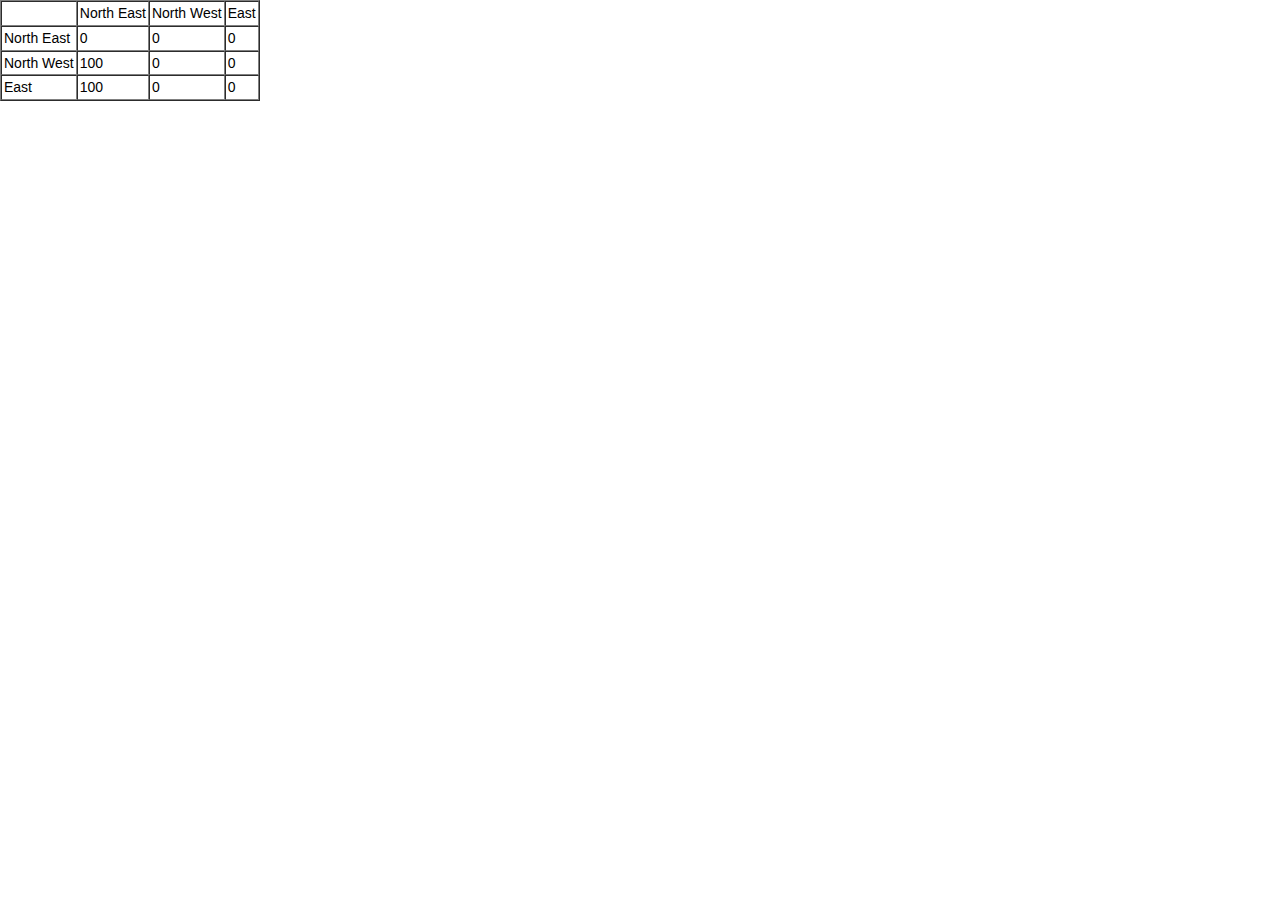
<file: force_sample.html>
<!DOCTYPE html PUBLIC "-//W3C//DTD XHTML 1.0 Transitional//EN" "http://www.w3.org/TR/xhtml1/DTD/xhtml1-transitional.dtd">
<html xmlns="http://www.w3.org/1999/xhtml">
<head>
<title>Arc</title>
<link type="text/css" rel="stylesheet" href="css/main.css" />
</head>
<body>

<table cellspacing="0" cellpadding="0" border="1" id="tblMain_0" class="tblGenFixed">
 
    <tr>
    	<td></td>
      <td>North East</td>
      <td>North West</td>
	  <td>East</td>

      
    </tr>
    <tr>
      <td class="s0">North East</td>
      <td class="s1">0</td>
	  <td class="s1">0</td>
      <td class="s1">0</td>


    </tr>
    <tr>
      
      <td class="s0">North West</td>
      <td class="s1">100</td>
	  <td class="s1">0</td>
      <td class="s1">0</td>

    </tr>

    <tr>
      
      <td class="s0">East</td>
      <td class="s1">100</td>
	  <td class="s1">0</td>
      <td class="s1">0</td>

    </tr>
	  
</table>


<script type="text/javascript" src="js/jquery-1.5.2.js"></script>
<script type="text/javascript" src="js/protovis-r3.2.js"></script>
<script type="text/javascript" src="js/force_sample.js"></script>

</body>
</html>
</file>
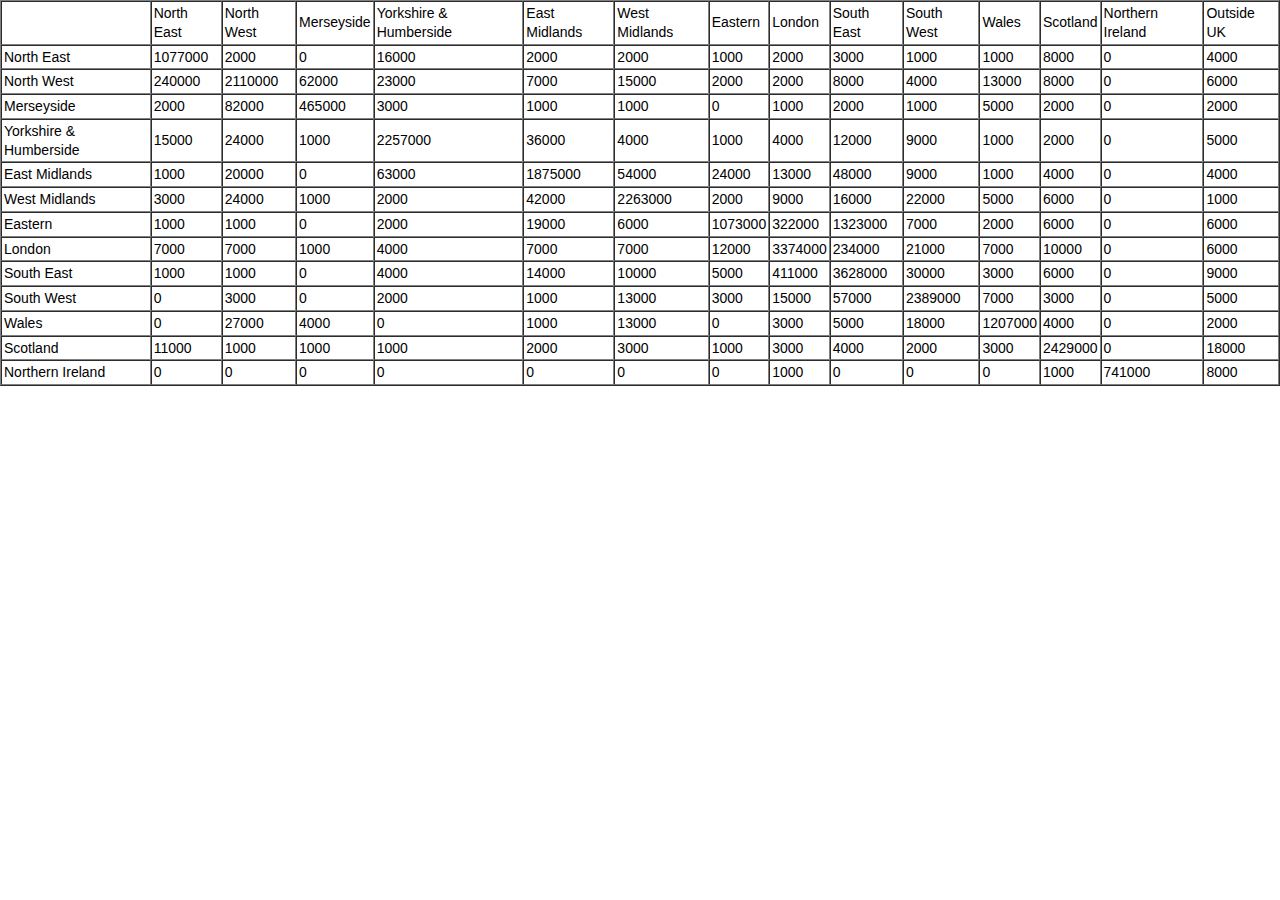
<file: index2.html>
<!DOCTYPE html PUBLIC "-//W3C//DTD XHTML 1.0 Transitional//EN" "http://www.w3.org/TR/xhtml1/DTD/xhtml1-transitional.dtd">
<html xmlns="http://www.w3.org/1999/xhtml">
<head>
<title>Arc</title>
<link type="text/css" rel="stylesheet" href="css/main.css" />
</head>
<body>

<div id="wrapper">
  <div id="fig">
    <script type="text/javascript+protovis">
    </script>
  </div>
</div>

<table cellspacing="0" cellpadding="0" border="1" id="tblMain_0" class="tblGenFixed">
  <tbody>
    <tr>
    	<td></td>
      <td>North East</td>
      <td>North West</td>
      <td>Merseyside</td>
      <td>Yorkshire &amp; Humberside</td>
      <td>East Midlands</td>
      <td>West Midlands</td>
      <td>Eastern</td>
      <td>London</td>
      <td>South East</td>
      <td>South West</td>
      <td>Wales</td>
      <td>Scotland</td>
      <td>Northern Ireland</td>
      <td>Outside UK</td>
      
    </tr>
    <tr>
      <td class="s0">North East</td>
      <td class="s1">1077000</td>
      <td class="s1">2000</td>
      <td class="s1">0</td>
      <td class="s1">16000</td>
      <td class="s1">2000</td>
      <td class="s1">2000</td>
      <td class="s1">1000</td>
      <td class="s1">2000</td>
      <td class="s1">3000</td>
      <td class="s1">1000</td>
      <td class="s1">1000</td>
      <td class="s1">8000</td>
      <td class="s1">0</td>
      <td class="s1">4000</td>
    </tr>
    <tr>
      
      <td class="s0">North West</td>
      <td class="s1">240000</td>
      <td class="s1">2110000</td>
      <td class="s1">62000</td>
      <td class="s1">23000</td>
      <td class="s1">7000</td>
      <td class="s1">15000</td>
      <td class="s1">2000</td>
      <td class="s1">2000</td>
      <td class="s1">8000</td>
      <td class="s1">4000</td>
      <td class="s1">13000</td>
      <td class="s1">8000</td>
      <td class="s1">0</td>
      <td class="s1">6000</td>
    </tr>
    <tr>
      
      <td class="s0">Merseyside</td>
      <td class="s1">2000</td>
      <td class="s1">82000</td>
      <td class="s1">465000</td>
      <td class="s1">3000</td>
      <td class="s1">1000</td>
      <td class="s1">1000</td>
      <td class="s1">0</td>
      <td class="s1">1000</td>
      <td class="s1">2000</td>
      <td class="s1">1000</td>
      <td class="s1">5000</td>
      <td class="s1">2000</td>
      <td class="s1">0</td>
      <td class="s1">2000</td>
    </tr>
    <tr>
      
      <td class="s0">Yorkshire &amp; Humberside</td>
      <td class="s1">15000</td>
      <td class="s1">24000</td>
      <td class="s1">1000</td>
      <td class="s1">2257000</td>
      <td class="s1">36000</td>
      <td class="s1">4000</td>
      <td class="s1">1000</td>
      <td class="s1">4000</td>
      <td class="s1">12000</td>
      <td class="s1">9000</td>
      <td class="s1">1000</td>
      <td class="s1">2000</td>
      <td class="s1">0</td>
      <td class="s1">5000</td>
    </tr>
    <tr>
      
      <td class="s0">East Midlands</td>
      <td class="s1">1000</td>
      <td class="s1">20000</td>
      <td class="s1">0</td>
      <td class="s1">63000</td>
      <td class="s1">1875000</td>
      <td class="s1">54000</td>
      <td class="s1">24000</td>
      <td class="s1">13000</td>
      <td class="s1">48000</td>
      <td class="s1">9000</td>
      <td class="s1">1000</td>
      <td class="s1">4000</td>
      <td class="s1">0</td>
      <td class="s1">4000</td>
    </tr>
    <tr>
      
      <td class="s0">West Midlands</td>
      <td class="s1">3000</td>
      <td class="s1">24000</td>
      <td class="s1">1000</td>
      <td class="s1">2000</td>
      <td class="s1">42000</td>
      <td class="s1">2263000</td>
      <td class="s1">2000</td>
      <td class="s1">9000</td>
      <td class="s1">16000</td>
      <td class="s1">22000</td>
      <td class="s1">5000</td>
      <td class="s1">6000</td>
      <td class="s1">0</td>
      <td class="s1">1000</td>
    </tr>
    <tr>
      
      <td class="s0">Eastern</td>
      <td class="s1">1000</td>
      <td class="s1">1000</td>
      <td class="s1">0</td>
      <td class="s1">2000</td>
      <td class="s1">19000</td>
      <td class="s1">6000</td>
      <td class="s1">1073000</td>
      <td class="s1">322000</td>
      <td class="s1">1323000</td>
      <td class="s1">7000</td>
      <td class="s1">2000</td>
      <td class="s1">6000</td>
      <td class="s1">0</td>
      <td class="s1">6000</td>
    </tr>
    <tr>
      
      <td class="s0">London</td>
      <td class="s1">7000</td>
      <td class="s1">7000</td>
      <td class="s1">1000</td>
      <td class="s1">4000</td>
      <td class="s1">7000</td>
      <td class="s1">7000</td>
      <td class="s1">12000</td>
      <td class="s1">3374000</td>
      <td class="s1">234000</td>
      <td class="s1">21000</td>
      <td class="s1">7000</td>
      <td class="s1">10000</td>
      <td class="s1">0</td>
      <td class="s1">6000</td>
    </tr>
    <tr>
      
      <td class="s0">South East</td>
      <td class="s1">1000</td>
      <td class="s1">1000</td>
      <td class="s1">0</td>
      <td class="s1">4000</td>
      <td class="s1">14000</td>
      <td class="s1">10000</td>
      <td class="s1">5000</td>
      <td class="s1">411000</td>
      <td class="s1">3628000</td>
      <td class="s1">30000</td>
      <td class="s1">3000</td>
      <td class="s1">6000</td>
      <td class="s1">0</td>
      <td class="s1">9000</td>
    </tr>
    <tr>
      
      <td class="s0">South West</td>
      <td class="s1">0</td>
      <td class="s1">3000</td>
      <td class="s1">0</td>
      <td class="s1">2000</td>
      <td class="s1">1000</td>
      <td class="s1">13000</td>
      <td class="s1">3000</td>
      <td class="s1">15000</td>
      <td class="s1">57000</td>
      <td class="s1">2389000</td>
      <td class="s1">7000</td>
      <td class="s1">3000</td>
      <td class="s1">0</td>
      <td class="s1">5000</td>
    </tr>
    <tr>
      
      <td class="s0">Wales</td>
      <td class="s1">0</td>
      <td class="s1">27000</td>
      <td class="s1">4000</td>
      <td class="s1">0</td>
      <td class="s1">1000</td>
      <td class="s1">13000</td>
      <td class="s1">0</td>
      <td class="s1">3000</td>
      <td class="s1">5000</td>
      <td class="s1">18000</td>
      <td class="s1">1207000</td>
      <td class="s1">4000</td>
      <td class="s1">0</td>
      <td class="s1">2000</td>
    </tr>
    <tr>
      
      <td class="s0">Scotland</td>
      <td class="s1">11000</td>
      <td class="s1">1000</td>
      <td class="s1">1000</td>
      <td class="s1">1000</td>
      <td class="s1">2000</td>
      <td class="s1">3000</td>
      <td class="s1">1000</td>
      <td class="s1">3000</td>
      <td class="s1">4000</td>
      <td class="s1">2000</td>
      <td class="s1">3000</td>
      <td class="s1">2429000</td>
      <td class="s1">0</td>
      <td class="s1">18000</td>
    </tr>
    <tr>
      
      <td class="s0">Northern Ireland</td>
      <td class="s1">0</td>
      <td class="s1">0</td>
      <td class="s1">0</td>
      <td class="s1">0</td>
      <td class="s1">0</td>
      <td class="s1">0</td>
      <td class="s1">0</td>
      <td class="s1">1000</td>
      <td class="s1">0</td>
      <td class="s1">0</td>
      <td class="s1">0</td>
      <td class="s1">1000</td>
      <td class="s1">741000</td>
      <td class="s1">8000</td>
    </tr>
  </tbody>
</table>


<script type="text/javascript" src="js/jquery-1.5.2.js"></script>
<script type="text/javascript" src="js/protovis-r3.2.js"></script>
<!-- <script type="text/javascript" src="js/data.js"></script> -->
<script type="text/javascript" src="js/init2.js"></script>

</body>
</html>
</file>
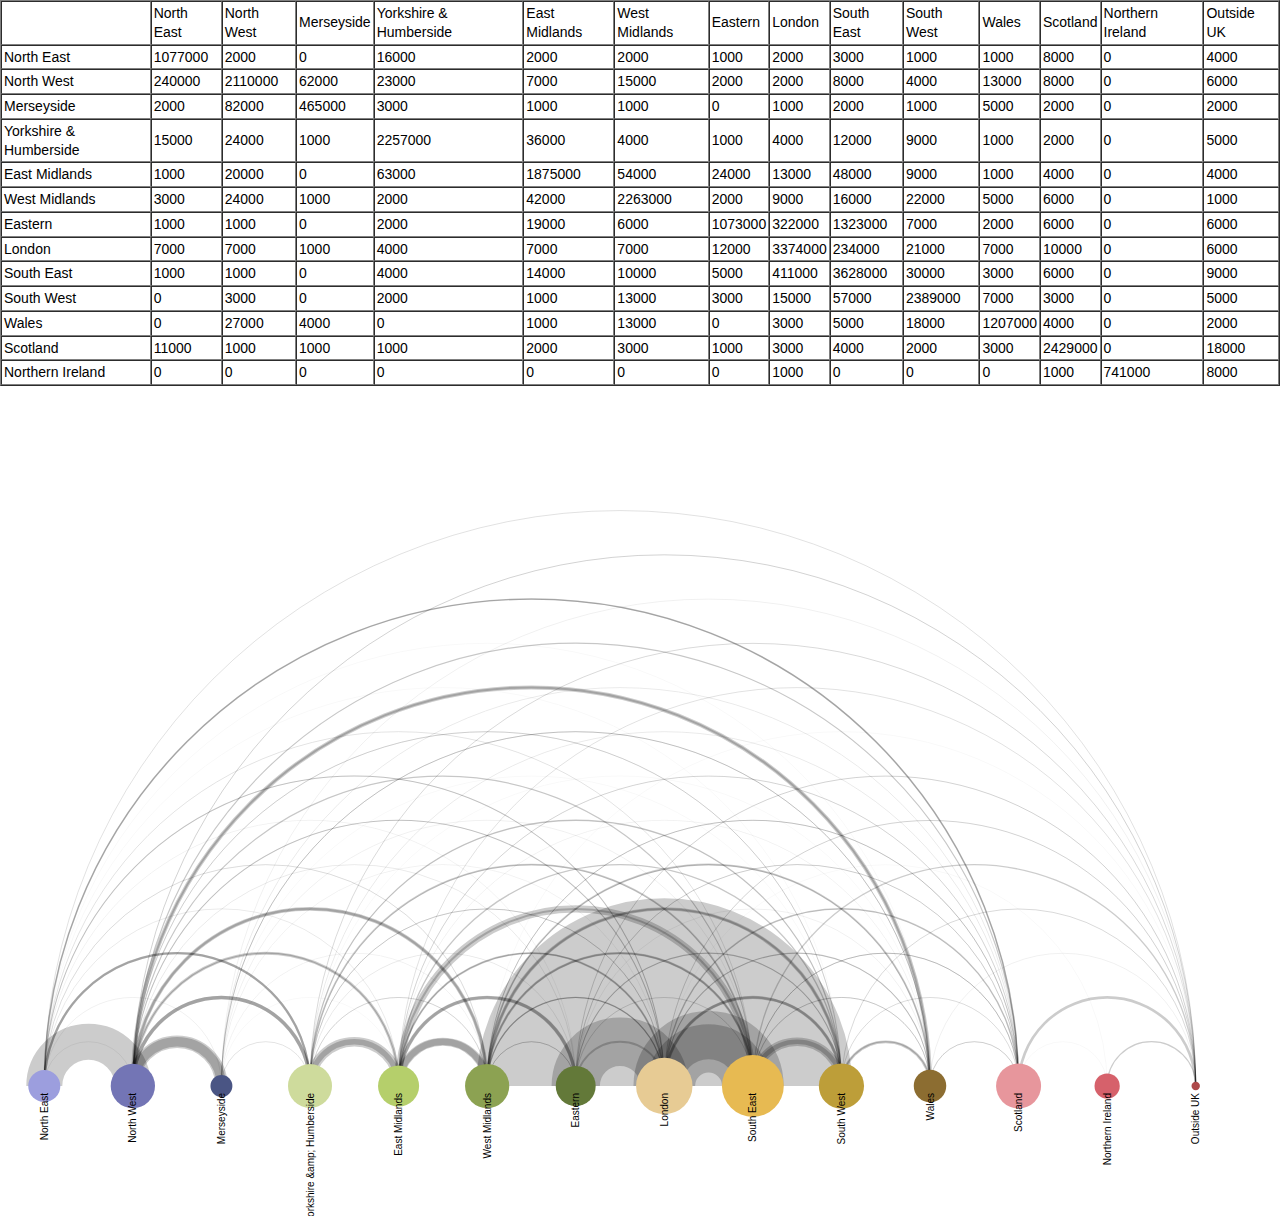
<file: index_excluding_same_area.html>
<!DOCTYPE html PUBLIC "-//W3C//DTD XHTML 1.0 Transitional//EN" "http://www.w3.org/TR/xhtml1/DTD/xhtml1-transitional.dtd">
<html xmlns="http://www.w3.org/1999/xhtml">
<head>
<title>Arc</title>
<link type="text/css" rel="stylesheet" href="css/main.css" />
</head>
<body>

<div id="wrapper">
  <div id="fig">
    <script type="text/javascript+protovis">
    </script>
  </div>
</div>

<table cellspacing="0" cellpadding="0" border="1" id="tblMain_0" class="tblGenFixed">
  <tbody>
    <tr>
    	<td></td>
      <td>North East</td>
      <td>North West</td>
      <td>Merseyside</td>
      <td>Yorkshire &amp; Humberside</td>
      <td>East Midlands</td>
      <td>West Midlands</td>
      <td>Eastern</td>
      <td>London</td>
      <td>South East</td>
      <td>South West</td>
      <td>Wales</td>
      <td>Scotland</td>
      <td>Northern Ireland</td>
      <td>Outside UK</td>
      
    </tr>
    <tr>
      <td class="s0">North East</td>
      <td class="s1">1077000</td>
      <td class="s1">2000</td>
      <td class="s1">0</td>
      <td class="s1">16000</td>
      <td class="s1">2000</td>
      <td class="s1">2000</td>
      <td class="s1">1000</td>
      <td class="s1">2000</td>
      <td class="s1">3000</td>
      <td class="s1">1000</td>
      <td class="s1">1000</td>
      <td class="s1">8000</td>
      <td class="s1">0</td>
      <td class="s1">4000</td>
    </tr>
    <tr>
      
      <td class="s0">North West</td>
      <td class="s1">240000</td>
      <td class="s1">2110000</td>
      <td class="s1">62000</td>
      <td class="s1">23000</td>
      <td class="s1">7000</td>
      <td class="s1">15000</td>
      <td class="s1">2000</td>
      <td class="s1">2000</td>
      <td class="s1">8000</td>
      <td class="s1">4000</td>
      <td class="s1">13000</td>
      <td class="s1">8000</td>
      <td class="s1">0</td>
      <td class="s1">6000</td>
    </tr>
    <tr>
      
      <td class="s0">Merseyside</td>
      <td class="s1">2000</td>
      <td class="s1">82000</td>
      <td class="s1">465000</td>
      <td class="s1">3000</td>
      <td class="s1">1000</td>
      <td class="s1">1000</td>
      <td class="s1">0</td>
      <td class="s1">1000</td>
      <td class="s1">2000</td>
      <td class="s1">1000</td>
      <td class="s1">5000</td>
      <td class="s1">2000</td>
      <td class="s1">0</td>
      <td class="s1">2000</td>
    </tr>
    <tr>
      
      <td class="s0">Yorkshire &amp; Humberside</td>
      <td class="s1">15000</td>
      <td class="s1">24000</td>
      <td class="s1">1000</td>
      <td class="s1">2257000</td>
      <td class="s1">36000</td>
      <td class="s1">4000</td>
      <td class="s1">1000</td>
      <td class="s1">4000</td>
      <td class="s1">12000</td>
      <td class="s1">9000</td>
      <td class="s1">1000</td>
      <td class="s1">2000</td>
      <td class="s1">0</td>
      <td class="s1">5000</td>
    </tr>
    <tr>
      
      <td class="s0">East Midlands</td>
      <td class="s1">1000</td>
      <td class="s1">20000</td>
      <td class="s1">0</td>
      <td class="s1">63000</td>
      <td class="s1">1875000</td>
      <td class="s1">54000</td>
      <td class="s1">24000</td>
      <td class="s1">13000</td>
      <td class="s1">48000</td>
      <td class="s1">9000</td>
      <td class="s1">1000</td>
      <td class="s1">4000</td>
      <td class="s1">0</td>
      <td class="s1">4000</td>
    </tr>
    <tr>
      
      <td class="s0">West Midlands</td>
      <td class="s1">3000</td>
      <td class="s1">24000</td>
      <td class="s1">1000</td>
      <td class="s1">2000</td>
      <td class="s1">42000</td>
      <td class="s1">2263000</td>
      <td class="s1">2000</td>
      <td class="s1">9000</td>
      <td class="s1">16000</td>
      <td class="s1">22000</td>
      <td class="s1">5000</td>
      <td class="s1">6000</td>
      <td class="s1">0</td>
      <td class="s1">1000</td>
    </tr>
    <tr>
      
      <td class="s0">Eastern</td>
      <td class="s1">1000</td>
      <td class="s1">1000</td>
      <td class="s1">0</td>
      <td class="s1">2000</td>
      <td class="s1">19000</td>
      <td class="s1">6000</td>
      <td class="s1">1073000</td>
      <td class="s1">322000</td>
      <td class="s1">1323000</td>
      <td class="s1">7000</td>
      <td class="s1">2000</td>
      <td class="s1">6000</td>
      <td class="s1">0</td>
      <td class="s1">6000</td>
    </tr>
    <tr>
      
      <td class="s0">London</td>
      <td class="s1">7000</td>
      <td class="s1">7000</td>
      <td class="s1">1000</td>
      <td class="s1">4000</td>
      <td class="s1">7000</td>
      <td class="s1">7000</td>
      <td class="s1">12000</td>
      <td class="s1">3374000</td>
      <td class="s1">234000</td>
      <td class="s1">21000</td>
      <td class="s1">7000</td>
      <td class="s1">10000</td>
      <td class="s1">0</td>
      <td class="s1">6000</td>
    </tr>
    <tr>
      
      <td class="s0">South East</td>
      <td class="s1">1000</td>
      <td class="s1">1000</td>
      <td class="s1">0</td>
      <td class="s1">4000</td>
      <td class="s1">14000</td>
      <td class="s1">10000</td>
      <td class="s1">5000</td>
      <td class="s1">411000</td>
      <td class="s1">3628000</td>
      <td class="s1">30000</td>
      <td class="s1">3000</td>
      <td class="s1">6000</td>
      <td class="s1">0</td>
      <td class="s1">9000</td>
    </tr>
    <tr>
      
      <td class="s0">South West</td>
      <td class="s1">0</td>
      <td class="s1">3000</td>
      <td class="s1">0</td>
      <td class="s1">2000</td>
      <td class="s1">1000</td>
      <td class="s1">13000</td>
      <td class="s1">3000</td>
      <td class="s1">15000</td>
      <td class="s1">57000</td>
      <td class="s1">2389000</td>
      <td class="s1">7000</td>
      <td class="s1">3000</td>
      <td class="s1">0</td>
      <td class="s1">5000</td>
    </tr>
    <tr>
      
      <td class="s0">Wales</td>
      <td class="s1">0</td>
      <td class="s1">27000</td>
      <td class="s1">4000</td>
      <td class="s1">0</td>
      <td class="s1">1000</td>
      <td class="s1">13000</td>
      <td class="s1">0</td>
      <td class="s1">3000</td>
      <td class="s1">5000</td>
      <td class="s1">18000</td>
      <td class="s1">1207000</td>
      <td class="s1">4000</td>
      <td class="s1">0</td>
      <td class="s1">2000</td>
    </tr>
    <tr>
      
      <td class="s0">Scotland</td>
      <td class="s1">11000</td>
      <td class="s1">1000</td>
      <td class="s1">1000</td>
      <td class="s1">1000</td>
      <td class="s1">2000</td>
      <td class="s1">3000</td>
      <td class="s1">1000</td>
      <td class="s1">3000</td>
      <td class="s1">4000</td>
      <td class="s1">2000</td>
      <td class="s1">3000</td>
      <td class="s1">2429000</td>
      <td class="s1">0</td>
      <td class="s1">18000</td>
    </tr>
    <tr>
      
      <td class="s0">Northern Ireland</td>
      <td class="s1">0</td>
      <td class="s1">0</td>
      <td class="s1">0</td>
      <td class="s1">0</td>
      <td class="s1">0</td>
      <td class="s1">0</td>
      <td class="s1">0</td>
      <td class="s1">1000</td>
      <td class="s1">0</td>
      <td class="s1">0</td>
      <td class="s1">0</td>
      <td class="s1">1000</td>
      <td class="s1">741000</td>
      <td class="s1">8000</td>
    </tr>
  </tbody>
</table>


<script type="text/javascript" src="js/jquery-1.5.2.js"></script>
<script type="text/javascript" src="js/protovis-r3.2.js"></script>
<script type="text/javascript" src="js/init_excluding_same_area.js"></script>

</body>
</html>
</file>
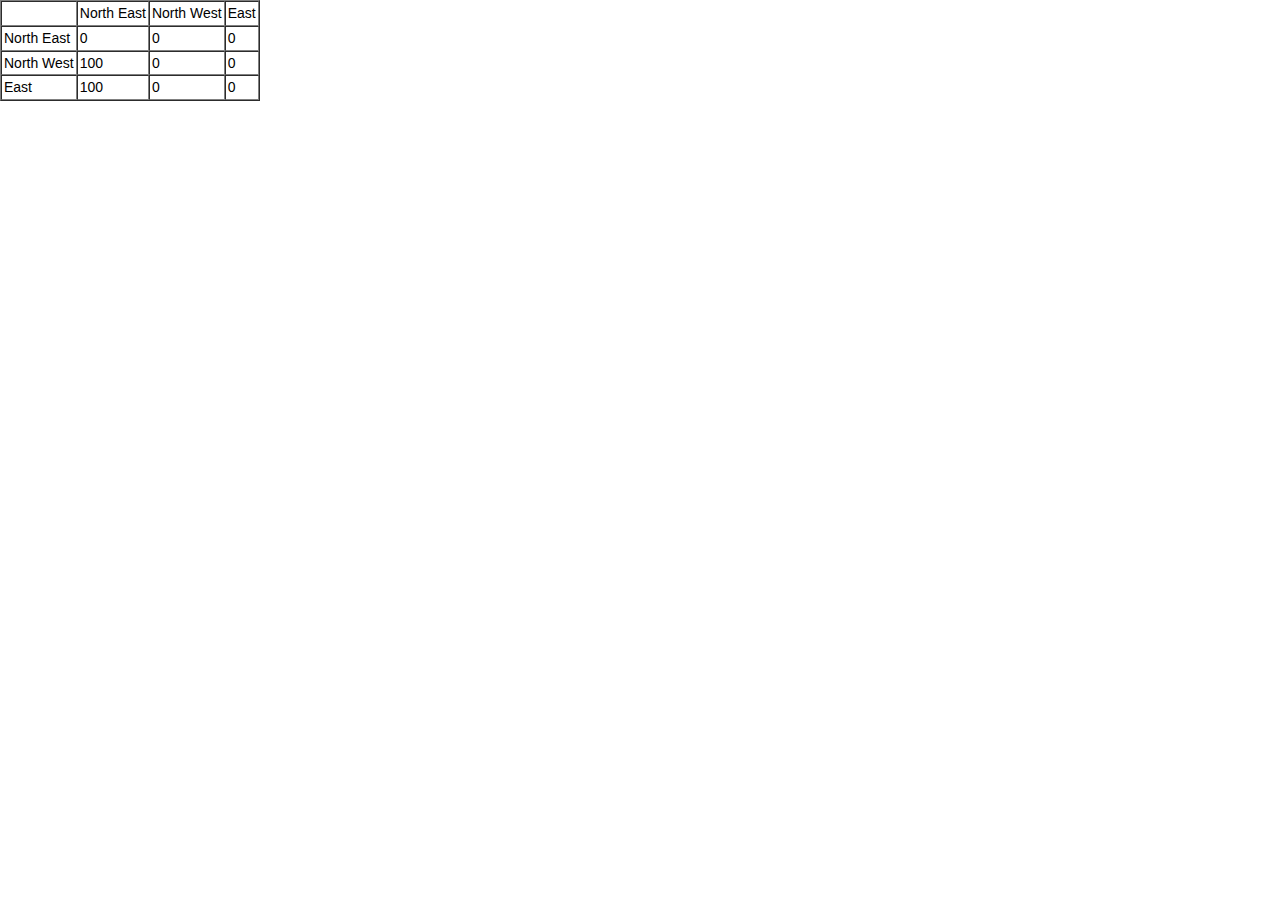
<file: sample.html>
<!DOCTYPE html PUBLIC "-//W3C//DTD XHTML 1.0 Transitional//EN" "http://www.w3.org/TR/xhtml1/DTD/xhtml1-transitional.dtd">
<html xmlns="http://www.w3.org/1999/xhtml">
<head>
<title>Arc</title>
<link type="text/css" rel="stylesheet" href="css/main.css" />
</head>
<body>

<div id="wrapper">
  <div id="fig">
    <script type="text/javascript+protovis">
    </script>
  </div>
</div>

<table cellspacing="0" cellpadding="0" border="1" id="tblMain_0" class="tblGenFixed">
 
    <tr>
    	<td></td>
      <td>North East</td>
      <td>North West</td>
	  <td>East</td>

      
    </tr>
    <tr>
      <td class="s0">North East</td>
      <td class="s1">0</td>
	  <td class="s1">0</td>
      <td class="s1">0</td>


    </tr>
    <tr>
      
      <td class="s0">North West</td>
      <td class="s1">100</td>
	  <td class="s1">0</td>
      <td class="s1">0</td>

    </tr>

    <tr>
      
      <td class="s0">East</td>
      <td class="s1">100</td>
	  <td class="s1">0</td>
      <td class="s1">0</td>

    </tr>
	  
</table>


<script type="text/javascript" src="js/jquery-1.5.2.js"></script>
<script type="text/javascript" src="js/protovis-r3.2.js"></script>
<script type="text/javascript" src="js/init_sample.js"></script>

</body>
</html>
</file>
<file: css/main.css>
body {
  margin: 0;
  font: 14px/134% Helvetica Neue, sans-serif;
}

td {
	padding: 2px;	
}
</file>
<file: chord_files/chord.css>
#chart {
  font: 10px sans-serif;
}

.chord path {
  fill-opacity: .67;
  stroke: #000;
  stroke-width: .5px;
}
</file>
